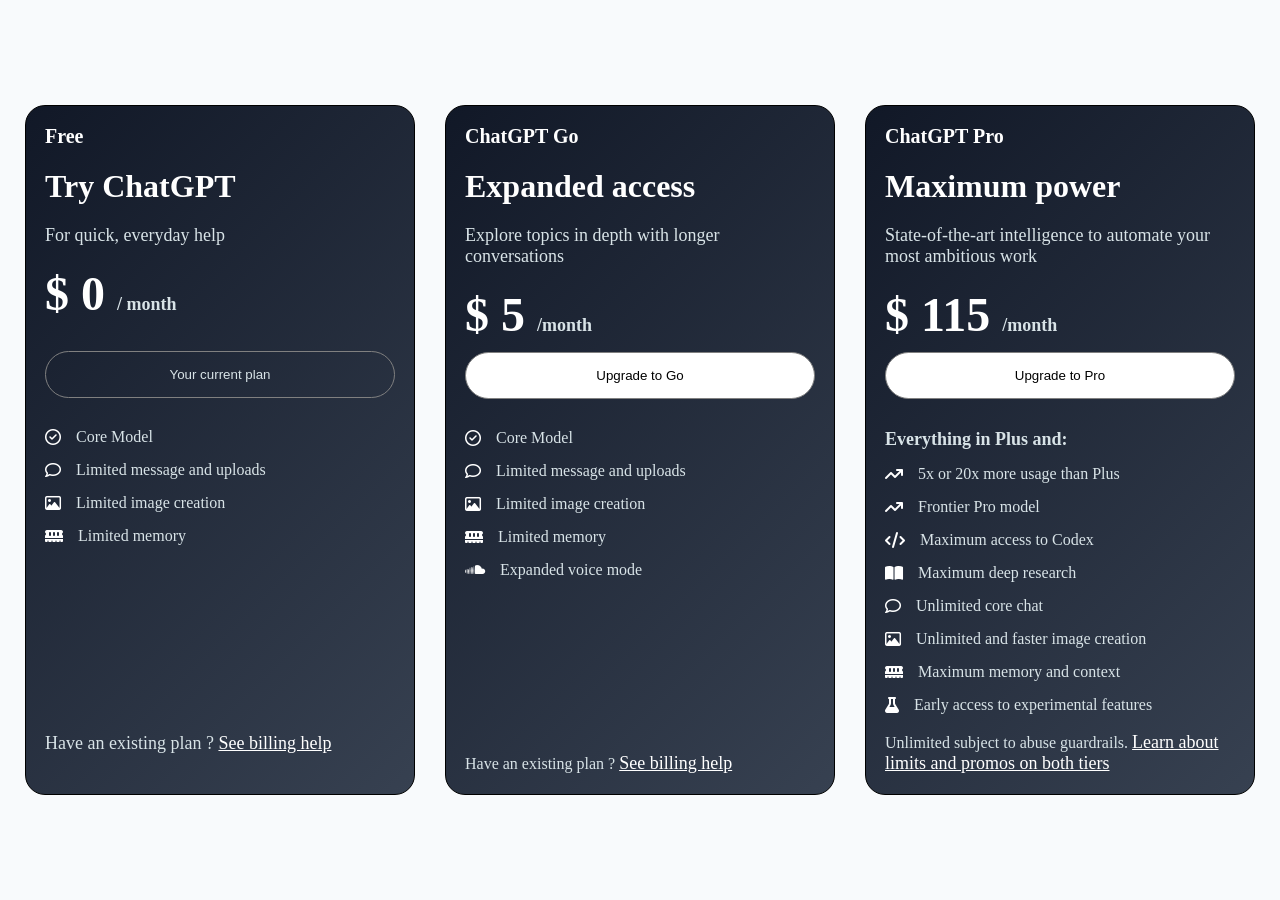
<file: Module_4_Practice_Task/Pricing-Card/index.html>
<!doctype html>
<html lang="en">
  <head>
    <meta charset="UTF-8" />
    <meta name="viewport" content="width=device-width, initial-scale=1.0" />
    <!-- Font Awesome -->
    <link
      rel="stylesheet"
      href="https://cdnjs.cloudflare.com/ajax/libs/font-awesome/6.7.2/css/all.min.css"
    />
    <link rel="stylesheet" href="styleCard.css" />
    <title>Pricing Card</title>
  </head>
  <body>
    <div class="container">
      <!-- first cRD -->
      <div class="card1">
        <h4>Free</h4>
        <h1>Try ChatGPT</h1>
        <p>For quick, everyday help</p>
        <div class="price">
          <h1>$ 0 <small>/ month</small></h1>
        </div>
        <button class="current-btn">Your current plan</button>
        <div class="data">
          <div>
            <i class="fa-regular fa-circle-check"></i>
            <p>Core Model</p>
          </div>
          <div>
            <i class="fa-regular fa-comment"></i>
            <p>Limited message and uploads</p>
          </div>
          <div>
            <i class="fa-regular fa-image"></i>
            <p>Limited image creation</p>
          </div>
          <div>
            <i class="fa-solid fa-memory"></i>
            <p>Limited memory</p>
          </div>
        </div>
        <p class="footer">
          Have an existing plan ? <a href="">See billing help</a>
        </p>
      </div>
      <!-- second card -->
      <div class="card2">
        <h4>ChatGPT Go</h4>
        <h1>Expanded access</h1>
        <p>Explore topics in depth with longer conversations</p>
        <div class="price">
          <h1>$ 5 <small>/month</small></h1>
        </div>
        <button class="upgrade-btn">Upgrade to Go</button>
        <div class="data">
          <div>
            <i class="fa-regular fa-circle-check"></i>
            <p>Core Model</p>
          </div>
          <div>
            <i class="fa-regular fa-comment"></i>
            <p>Limited message and uploads</p>
          </div>
          <div>
            <i class="fa-regular fa-image"></i>
            <p>Limited image creation</p>
          </div>
          <div>
            <i class="fa-solid fa-memory"></i>
            <p>Limited memory</p>
          </div>
          <div>
            <i class="fa-brands fa-soundcloud"></i>
            <p>Expanded voice mode</p>
          </div>
          <p class="footer">
            Have an existing plan ? <a href="">See billing help</a>
          </p>
        </div>
      </div>
      <!-- third card -->
      <div class="card3">
        <h4>ChatGPT Pro</h4>
        <h1>Maximum power</h1>
        <p>
          State-of-the-art intelligence to automate your most ambitious work
        </p>

        <div class="price">
          <h1 class="">$ 115 <small>/month</small></h1>
        </div>
        <button class="upgrade-btn">Upgrade to Pro</button>

        <div class="data">
          <h2 class="card3-head">Everything in Plus and:</h2>
          <div>
            <i class="fa-solid fa-arrow-trend-up"></i>
            <p>5x or 20x more usage than Plus</p>
          </div>
          <div>
            <i class="fa-solid fa-arrow-trend-up"></i>
            <p>Frontier Pro model</p>
          </div>
          <div>
            <i class="fa-solid fa-code"></i>
            <p>Maximum access to Codex</p>
          </div>
          <div>
            <i class="fa-solid fa-book-open"></i>
            <p>Maximum deep research</p>
          </div>
          <div>
            <i class="fa-regular fa-comment"></i>
            <p>Unlimited core chat</p>
          </div>
          <div>
            <i class="fa-regular fa-image"></i>
            <p>Unlimited and faster image creation</p>
          </div>
          <div>
            <i class="fa-solid fa-memory"></i>
            <p>Maximum memory and context</p>
          </div>
          <div>
            <i class="fa-solid fa-flask"></i>
            <p>Early access to experimental features</p>
          </div>
          <p class="footer">
            Unlimited subject to abuse guardrails.
            <a href="">Learn about limits and promos on both tiers</a>
          </p>
        </div>
      </div>
    </div>
  </body>
</html>
</file>
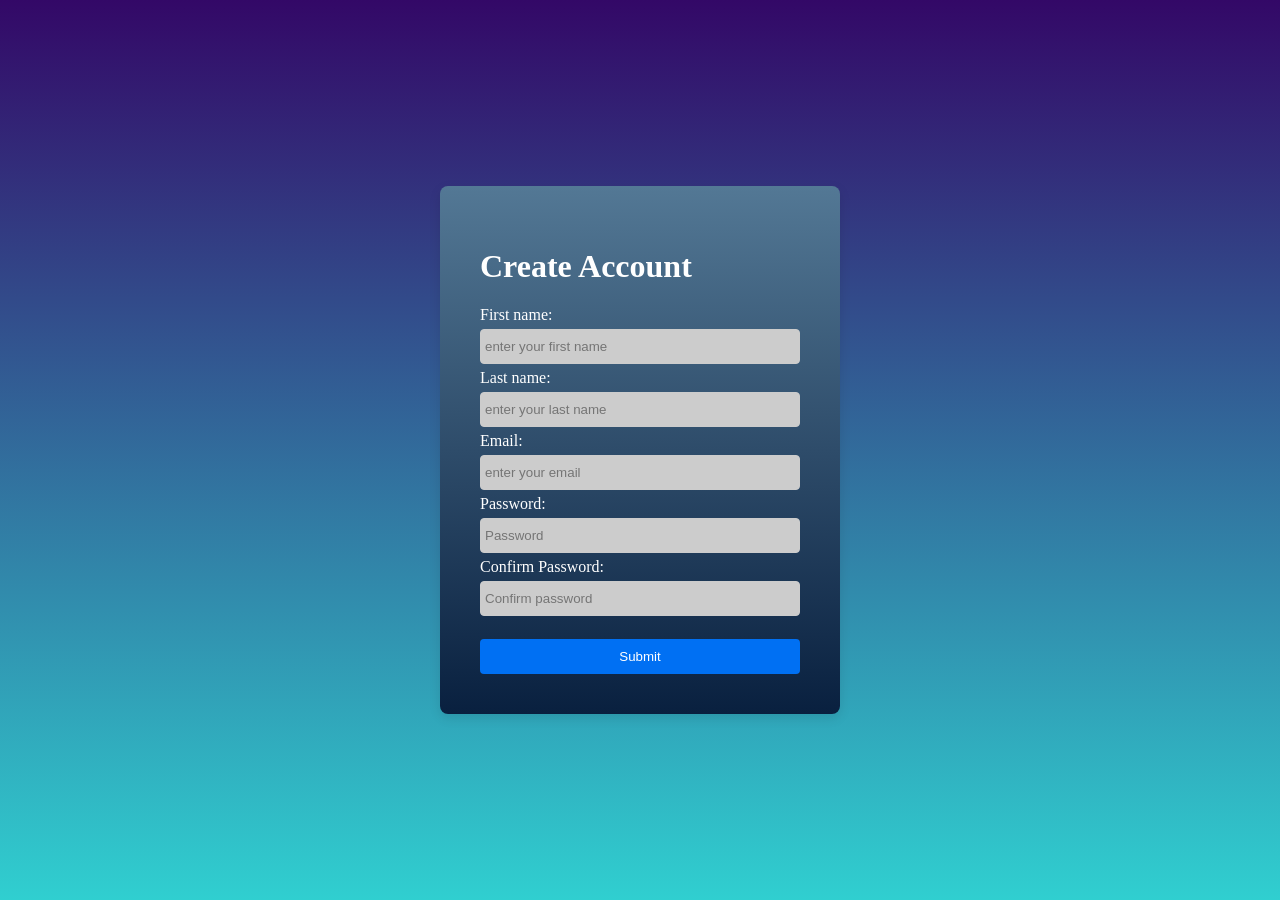
<file: MY-FIRST-WEBSITE/form.html>
<!doctype html>
<html lang="en">
  <head>
    <meta charset="UTF-8" />
    <meta name="viewport" content="width=device-width, initial-scale=1.0" />
    <title>Document</title>
    <link rel="stylesheet" href="style.css" />
  </head>

  <body>
    <form class="container">
      <h1>Create Account</h1>
      <label for="name"> First name:</label>
      <br />
      <input
        type="text"
        name="first-name"
        id="name"
        placeholder="enter your first name"
      />
      <br />
      <label for="name">Last name:</label>
      <br />
      <input
        type="text"
        name="last-name"
        id="name"
        placeholder="enter your last name"
      />
      <br />
      <label for="email">Email:</label>
      <br />
      <input
        type="email"
        name="email"
        id="email"
        placeholder="enter your email "
      />
      <br />
      <label for="password">Password:</label>
      <br />
      <input
        type="password"
        name="password"
        id="password"
        placeholder="Password"
      />
      <br />
      <label for="password">Confirm Password:</label>
      <br />
      <input
        type="password"
        name="password id="
        password
        placeholder="Confirm password"
      />
      <br />
      <button type="submit">
        <a href="Portfolio Website/Protfolio.html">Submit</a>
      </button>
    </form>
  </body>
</html>
</file>
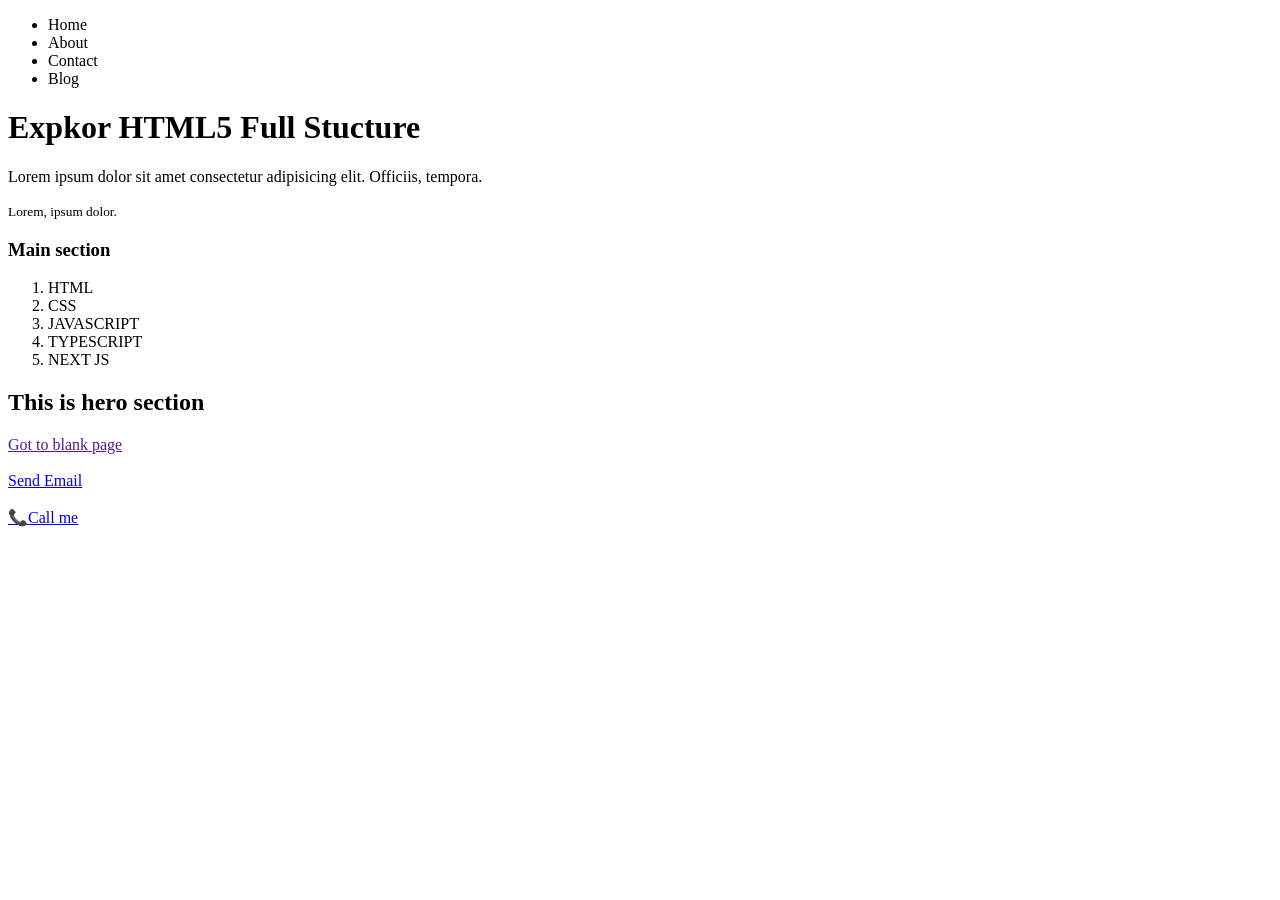
<file: MY-FIRST-WEBSITE/Full_HTML_Stucture.html>
<!doctype html>
<html lang="en">
  <head>
    <meta charset="UTF-8" />
    <meta name="viewport" content="width=device-width, initial-scale=1.0" />
    <title>HTML5 Full Stucture</title>
    <LInk></LInk>
  </head>
  <body>
    <!-- nav -->
    <nav>
      <ul>
        <li>Home</li>
        <li>About</li>
        <li>Contact</li>
        <li>Blog</li>
      </ul>
    </nav>
    <!-- header -->
    <header>
      <h1>Expkor HTML5 Full Stucture</h1>
      <p>
        Lorem ipsum dolor sit amet consectetur adipisicing elit. Officiis,
        tempora.
      </p>
      <small>Lorem, ipsum dolor.</small>
    </header>
    <!-- main -->
    <main>
      <aside>
        <h3>Main section</h3>
        <ol>
          <li>HTML</li>
          <li>CSS</li>
          <li>JAVASCRIPT</li>
          <li>TYPESCRIPT</li>
          <li>NEXT JS</li>
        </ol>
      </aside>
      <section>
        <h2>This is hero section</h2>
      </section>

      <section>
        <!-- target blsnk -->
        <a href="" target="_blank">Got to blank page</a>
        <!-- mailto -->
        <br />
        <br />
        <a
          href="mailto:mdfayzurrahman030@gmail.com?subject=Hello&body=I%20want%20to%20contact%20you."
        >
          Send Email
        </a>
        <br /><br />
        <a href="tel:+8801985540299">📞Call me</a>
      </section>
    </main>
  </body>
</html>
</file>
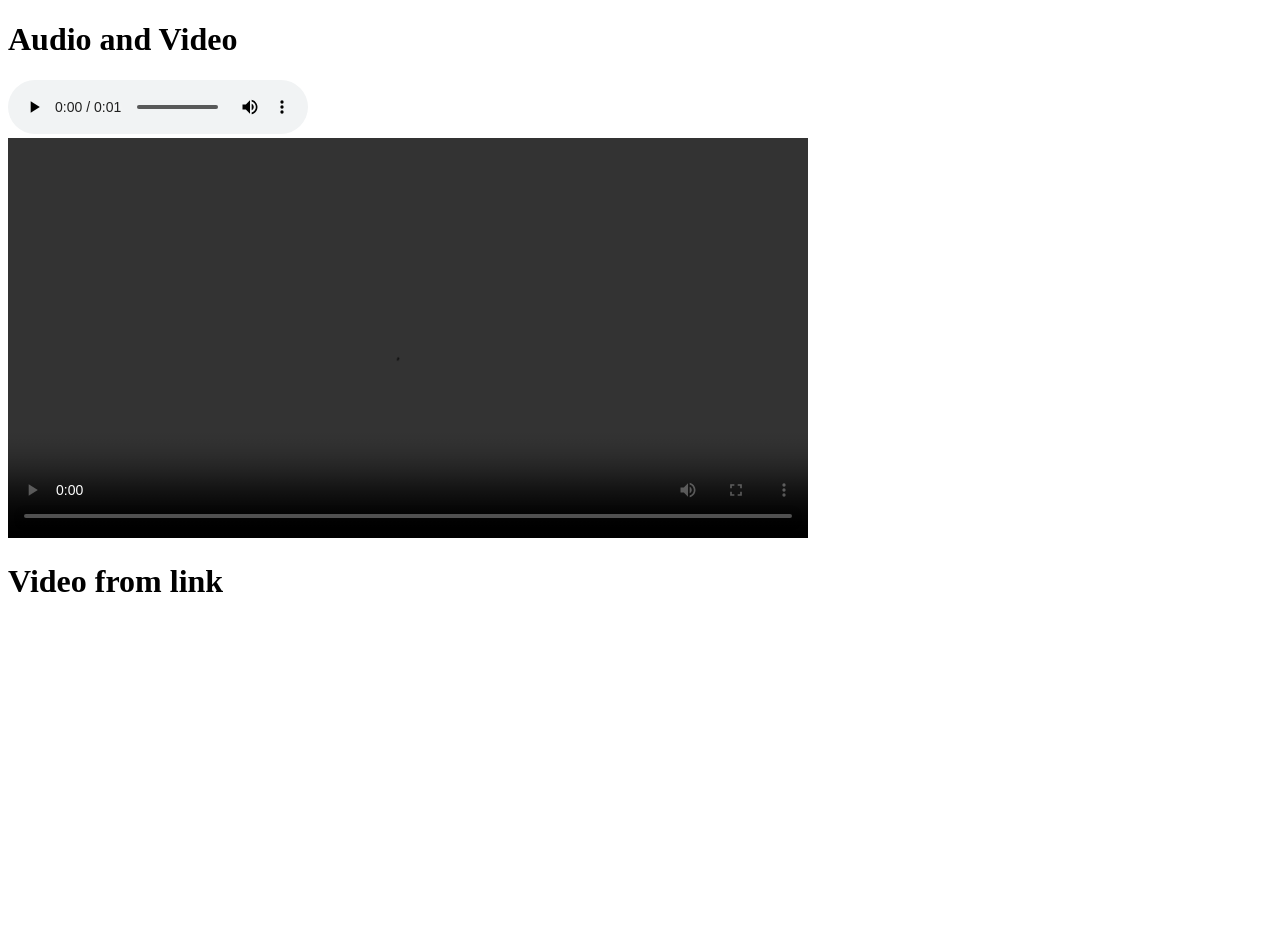
<file: MY-FIRST-WEBSITE/video.html>
<!doctype html>
<html lang="en">
  <head>
    <meta charset="UTF-8" />
    <meta name="viewport" content="width=device-width, initial-scale=1.0" />
    <title>Video</title>
  </head>
  <body>
    <h1>Audio and Video</h1>
    <audio controls src="media/goat.mp3"></audio>
    <br />
    <video autoplay controls src="media/video.mp4" width="800px"></video>
    <br />
    <h1>Video from link</h1>
    <iframe
      width="560"
      height="315"
      src="https://www.youtube.com/embed/C_8hcIpj5ks?si=qT7nEwnY5N0K55rR"
      title="YouTube video player"
      frameborder="0"
      allow="
        accelerometer;
        autoplay;
        clipboard-write;
        encrypted-media;
        gyroscope;
        picture-in-picture;
        web-share;
      "
      referrerpolicy="strict-origin-when-cross-origin"
      allowfullscreen
    ></iframe>
  </body>
</html>
</file>
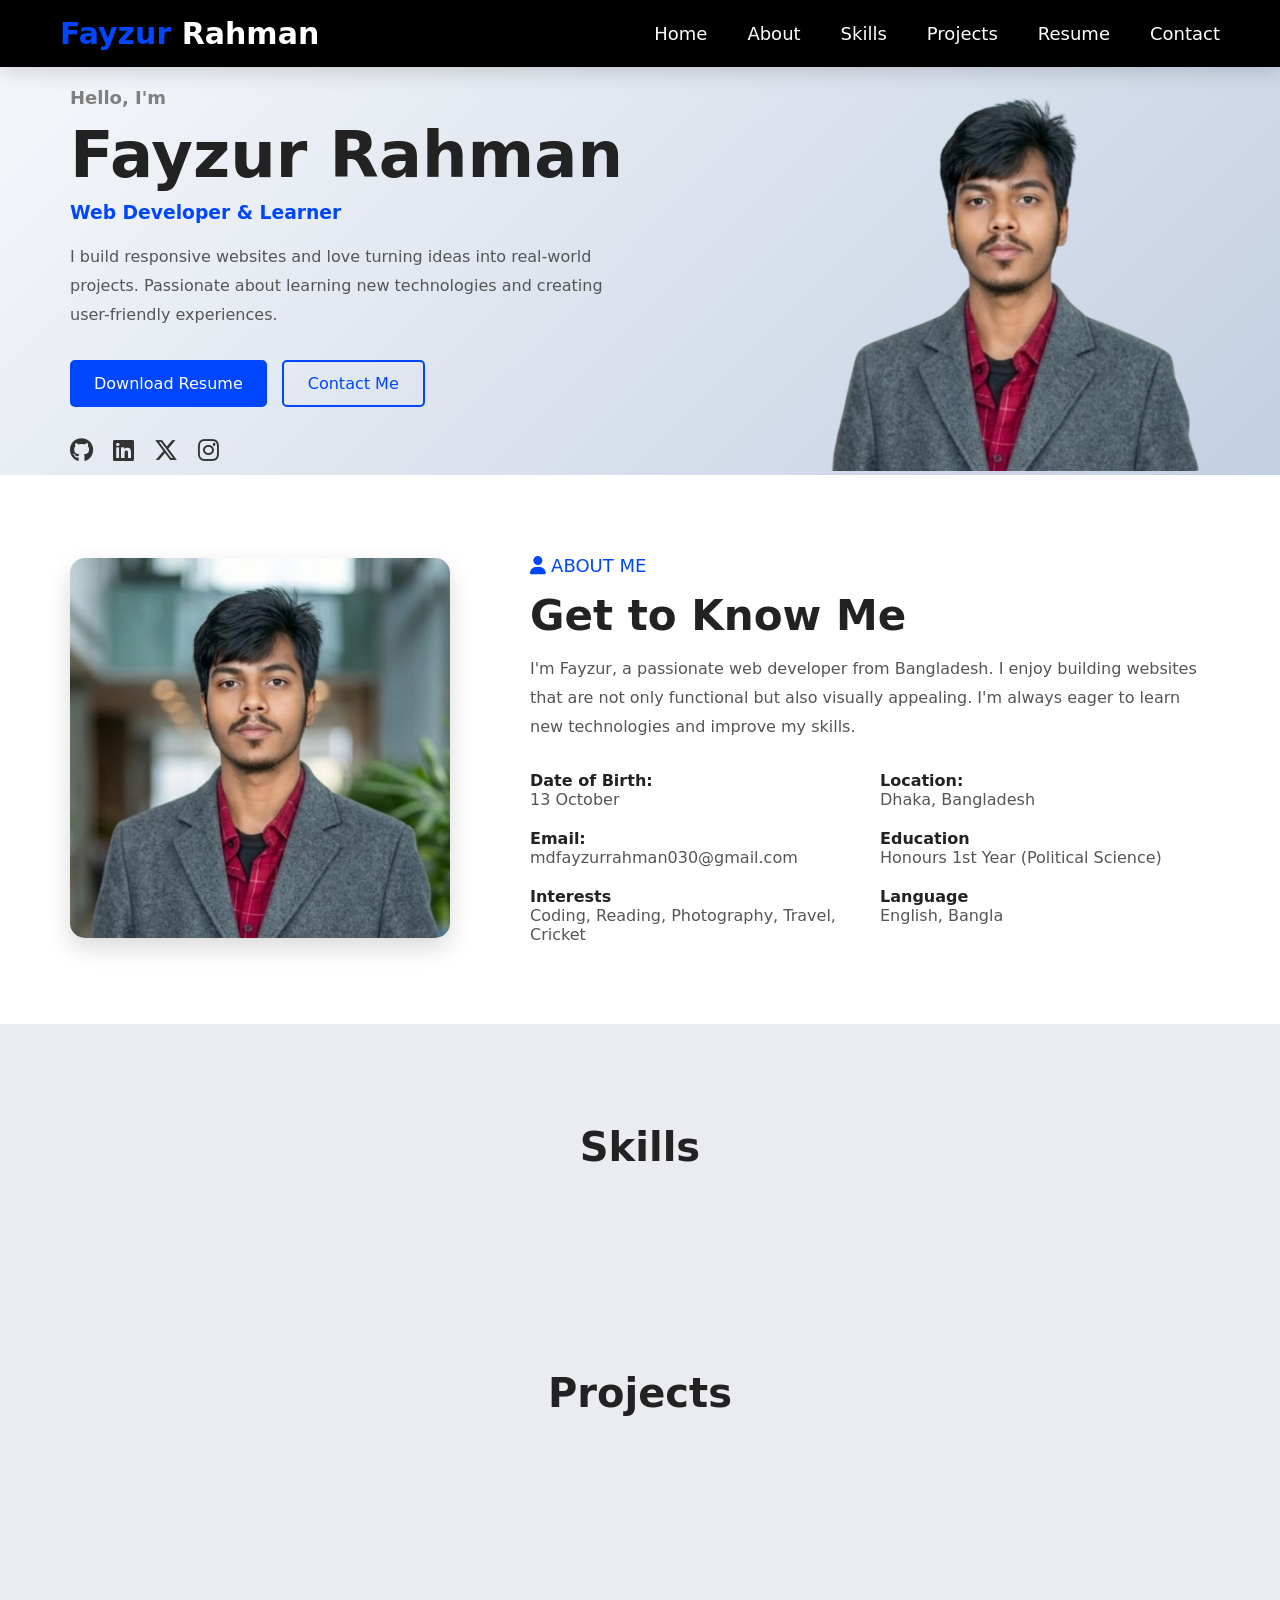
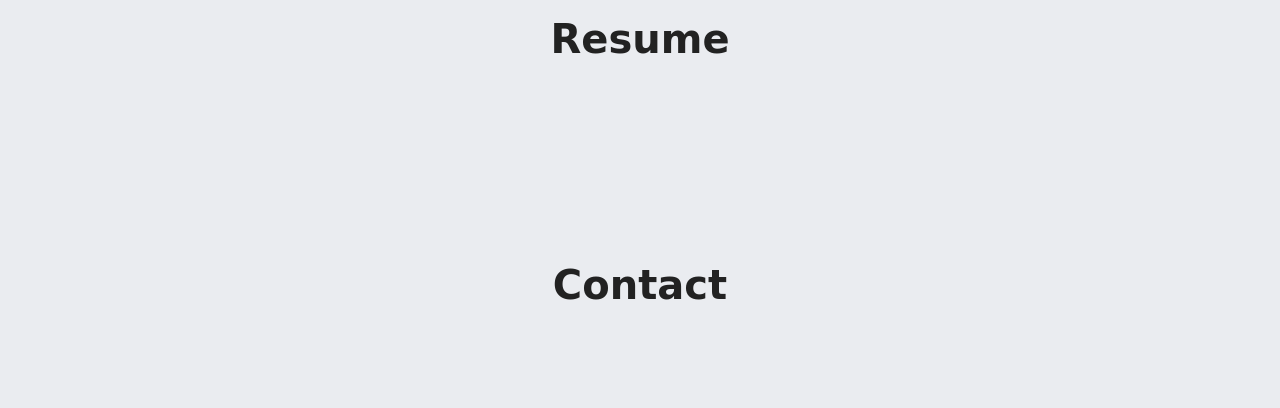
<file: MY-FIRST-WEBSITE/Portfolio Website/Protfolio.html>
<!doctype html>
<html lang="en">
  <head>
    <meta charset="UTF-8" />
    <meta name="viewport" content="width=device-width, initial-scale=1.0" />
    <title>Small Portfolio</title>

    <link rel="stylesheet" href="protfolio.css" />

    <!-- Font Awesome -->
    <link
      rel="stylesheet"
      href="https://cdnjs.cloudflare.com/ajax/libs/font-awesome/6.7.2/css/all.min.css"
    />
  </head>

  <body>
    <!-- Navbar-->

    <nav>
      <h1>Fayzur <span>Rahman</span></h1>

      <ul class="nav_ul">
        <li><a href="#home">Home</a></li>
        <li><a href="#about">About</a></li>
        <li><a href="#skills">Skills</a></li>
        <li><a href="#projects">Projects</a></li>
        <li><a href="#resume">Resume</a></li>
        <li><a href="#contact">Contact</a></li>
      </ul>
    </nav>

    <!--Main-->

    <main>
      <!--Hero  -->
      <section id="home" class="container hero">
        <div class="hero_content">
          <h5>Hello, I'm</h5>

          <h1>Fayzur Rahman</h1>

          <h3>Web Developer & Learner</h3>

          <p>
            I build responsive websites and love turning ideas into real-world
            projects. Passionate about learning new technologies and creating
            user-friendly experiences.
          </p>

          <div class="btn_hero">
            <button class="btn1">Download Resume</button>
            <button class="btn2">Contact Me</button>
          </div>

          <div class="social">
            <a href="https://github.com/" target="_blank">
              <i class="fa-brands fa-github"></i>
            </a>

            <a href="https://www.linkedin.com/" target="_blank">
              <i class="fa-brands fa-linkedin"></i>
            </a>

            <a href="https://x.com/" target="_blank">
              <i class="fa-brands fa-x-twitter"></i>
            </a>

            <a href="https://www.instagram.com/" target="_blank">
              <i class="fa-brands fa-instagram"></i>
            </a>
          </div>
        </div>

        <div class="hero_img">
          <img
            src="../images/me-removebg-preview.png"
            alt="Fayzur Rahman"
            width="800"
          />
        </div>
      </section>

      <!--About-->

      <section id="about" class="about_container">
        <div class="about_image">
          <img
            src="../images/me.jpeg"
            alt="Fayzur Rahman"
            width="400"
            height="400"
          />
        </div>

        <div class="about_title">
          <i class="fa-solid fa-user"></i>
          <span> ABOUT ME</span>

          <h1>Get to Know Me</h1>

          <article>
            I'm Fayzur, a passionate web developer from Bangladesh. I enjoy
            building websites that are not only functional but also visually
            appealing. I'm always eager to learn new technologies and improve my
            skills.
          </article>

          <section class="about_info">
            <div>
              <h4>Date of Birth:</h4>
              <p>13 October</p>
            </div>

            <div>
              <h4>Location:</h4>
              <p>Dhaka, Bangladesh</p>
            </div>

            <div>
              <h4>Email:</h4>
              <p>mdfayzurrahman030@gmail.com</p>
            </div>

            <div>
              <h4>Education</h4>
              <p>Honours 1st Year (Political Science)</p>
            </div>
            <div>
              <h4>Interests</h4>
              <p>Coding, Reading, Photography, Travel, Cricket</p>
            </div>
            <div>
              <h4>Language</h4>
              <p>English, Bangla</p>
            </div>
          </section>
        </div>
      </section>

      <!--  Skills  -->

      <section id="skills">
        <h2>Skills</h2>
      </section>

      <!--  Projects  -->

      <section id="projects">
        <h2>Projects</h2>
      </section>

      <!--  Resume  -->

      <section id="resume">
        <h2>Resume</h2>
      </section>

      <!--  Contact  -->

      <section id="contact">
        <h2>Contact</h2>
      </section>
    </main>
  </body>
</html>
</file>
<file: Module_4_Practice_Task/Pricing-Card/styleCard.css>
* {
  margin: 0;
  padding: 0;
}

body {
  background-color: #f8fafc;
}

.container {
  display: flex;
  justify-content: center;
  align-items: center;
  gap: 30px;
  min-height: 100vh;
}

.card1,
.card2,
.card3 {
  border: 1px solid #000000;
  border-radius: 20px;
  width: 350px;
  height: 650px;
  padding: 19px;
  position: relative;
}
.card1 h4,
.card2 h4,
.card3 h4 {
  margin-bottom: 20px;
  color: white;
  font-size: 20px;
}
.card1 > h1,
.card2 > h1,
.card3 > h1 {
  color: white;
  font-size: 2rem;
  padding-bottom: 20px;
}
.card1 > p,
.card2 > p,
.card3 > p {
  color: #d8e3e7;
  font-size: 18px;
  padding-bottom: 20px;
}

.price h1 {
  color: white;
  font-size: 3rem;
}

small {
  font-size: 18px;
  color: #d8e3e7;
}

.current-btn {
  width: 100%;
  margin-top: 10px;
  padding: 15px;
  background-color: transparent;
  color: #d8e3e7;
  border: 1px solid gray;
  border-radius: 40px;
  margin-top: 30px;
}
.current-btn:hover {
  cursor: pointer;
  background-color: gray;
}

.upgrade-btn {
  width: 100%;
  margin-top: 10px;
  padding: 15px;
  background-color: white;
  color: black;
  border: 1px solid gray;
  border-radius: 40px;
}
.upgrade-btn:hover {
  cursor: pointer;
  background-color: gray;
  color: #d8e3e7;
}
.data {
  margin-top: 30px;
}

.data div {
  display: flex;
  align-items: center;
  justify-content: start;
  gap: 15px;
  margin-bottom: 15px;
}
.data div i {
  color: white;
  size: 20px;
}
.data div p {
  color: #d8e3e7;
}
.card3-head {
  color: #d8e3e7;
  padding-bottom: 15px;
  font-size: 18px;
}

.footer {
  position: absolute;
  bottom: 20px;
  margin-top: 10px;
  color: #d8e3e7;
}
.footer a {
  color: white;
  font-size: 18px;
}

.card1 .footer {
  margin-top: 1px;
}

.card1,
.card2,
.card3 {
  background: linear-gradient(135deg, #111827 0%, #374151 100%);
}
/* .card2 {
  background: linear-gradient(135deg, #10b981 0%, #059669 100%);
}
.card3 {
  background: linear-gradient(135deg, #06b6d4 0%, #3b82f6 100%);
} */
</file>
<file: MY-FIRST-WEBSITE/style.css>
body {
  margin: 0;
  padding: 0;
  box-sizing: border-box;
  display: flex;
  align-items: center;
  justify-content: center;
  min-height: 100vh;
  background-image: linear-gradient(to top, #30cfd0 0%, #330867 100%);
}
h1 {
  color: white;
}
.container {
  background-image: linear-gradient(to top, #09203f 0%, #537895 100%);
  padding: 40px;
  border: 4px;
  width: 25%;
  border-radius: 8px;
  box-shadow: 0 4px 12px rgba(0, 0, 0, 0.1);
}

label {
  color: white;

  margin-bottom: 4px;
}

input {
  width: 100%;
  padding: 16px;
  margin-top: 5px;
  margin-bottom: 5px;
  padding: 8px 4px;
  box-sizing: border-box;
  border: 1px solid #ccc;
  border-radius: 4px;
  height: 35px;
  background-color: #ccc;
}
input:focus {
  outline-color: #32a1ce;
}

button {
  width: 100%;
  padding: 10px;
  background-color: #0070f3;
  color: white;
  border: none;
  border-radius: 4px;
  cursor: pointer;
  margin-top: 18px;
}

button a {
  color: white;
  text-decoration: none;
}
</file>
<file: MY-FIRST-WEBSITE/Portfolio Website/protfolio.css>
* {
  margin: 0;
  padding: 0;
  box-sizing: border-box;
  font-family:
    system-ui,
    -apple-system,
    BlinkMacSystemFont,
    'Segoe UI',
    Roboto,
    Oxygen,
    Ubuntu,
    Cantarell,
    'Open Sans',
    'Helvetica Neue',
    sans-serif;
}

html {
  scroll-behavior: smooth;
}

body {
  background: #eaecf0;
  color: #222;
}

/* Navbar*/

nav {
  position: sticky;
  top: 0;
  z-index: 1000;
  display: flex;
  justify-content: space-between;
  align-items: center;
  padding: 16px 60px;
  background: #000;
  box-shadow: 0 5px 20px rgba(0, 0, 0, 0.15);
}

nav h1 {
  color: #0046ff;
  font-size: 30px;
}

nav h1 span {
  color: white;
}

.nav_ul {
  display: flex;
  gap: 40px;
  list-style: none;
}

.nav_ul a {
  color: white;
  text-decoration: none;
  font-size: 18px;
  font-weight: 500;
  transition: 0.3s;
}

.nav_ul a:hover {
  color: #0046ff;
}

/*Hero*/

.container {
  background: linear-gradient(135deg, #f5f7fa 0%, #c3cfe2 100%);
  padding: 0px 70px;
}

.hero {
  display: flex;
  justify-content: space-between;
  align-items: center;
  gap: 60px;
}

.hero_content h5 {
  color: gray;
  font-size: 18px;
  margin-top: 10px;
}

.hero_content h1 {
  font-size: 64px;
  margin: 10px 0;
}

.hero_content h3 {
  color: #0046ff;
  margin-bottom: 20px;
}

.hero_content p {
  max-width: 550px;
  color: #555;
  line-height: 1.8;
}

.hero_img img {
  width: 400px;
  object-fit: cover;
  border-radius: 15px;
}

/* Buttons */

.btn_hero {
  display: flex;
  gap: 15px;
  margin-top: 30px;
}

.btn1,
.btn2 {
  padding: 12px 24px;
  border-radius: 5px;
  cursor: pointer;
  font-size: 16px;
  transition: 0.3s;
}

.btn1 {
  border: none;
  background: #0046ff;
  color: white;
}

.btn1:hover {
  background: #0034bf;
}

.btn2 {
  background: transparent;
  border: 2px solid #0046ff;
  color: #0046ff;
}

.btn2:hover {
  background: #0046ff;
  color: white;
}

/* Social */

.social {
  display: flex;
  gap: 20px;
  margin-top: 30px;
}

.social a {
  color: #333;
  font-size: 24px;
  transition: 0.3s;
}

.social a:hover {
  color: #0046ff;
  transform: translateY(-5px);
}

/*About*/

.about_container {
  display: flex;
  align-items: center;
  justify-content: start;
  gap: 80px;
  padding: 80px 70px;
  background: white;
}

.about_image img {
  width: 380px;
  height: 380px;
  object-fit: cover;
  border-radius: 15px;
  box-shadow: 0 10px 25px rgba(0, 0, 0, 0.15);
}

.about_title {
  max-width: 700px;
}

.about_title span,
.about_title i {
  color: #0046ff;
  font-size: 18px;
}

.about_title h1 {
  font-size: 42px;
  margin: 15px 0;
}

.about_title article {
  color: #555;
  line-height: 1.8;
}

.about_info {
  margin-top: 30px;
  display: grid;
  gap: 18px;
}

.about_info {
  /* display: flex; */
  display: grid;
  grid-template-columns: 1fr 1fr;
  gap: 20px;
}

.about_info h4 {
  width: 130px;
}

.about_info p {
  color: #555;
}

/* Skills*/

#skills,
#projects,
#resume,
#contact {
  padding: 100px 70px;
}

#skills h2,
#projects h2,
#resume h2,
#contact h2 {
  text-align: center;
  font-size: 40px;
}

/* 
   Responsive
 */

/* @media (max-width: 992px) {
  nav {
    flex-direction: column;
    gap: 20px;
    padding: 20px;
  }

  .nav_ul {
    flex-wrap: wrap;
    justify-content: center;
    gap: 20px;
  }

  .hero,
  .about_container {
    flex-direction: column;
    text-align: center;
  }

  .hero_img img,
  .about_image img {
    width: 300px;
    height: auto;
  }

  .hero_content h1 {
    font-size: 45px;
  }

  .btn_hero,
  .social {
    justify-content: center;
  }

  .about_info div {
    flex-direction: column;
    align-items: center;
    gap: 5px;
  }
} */
</file>
